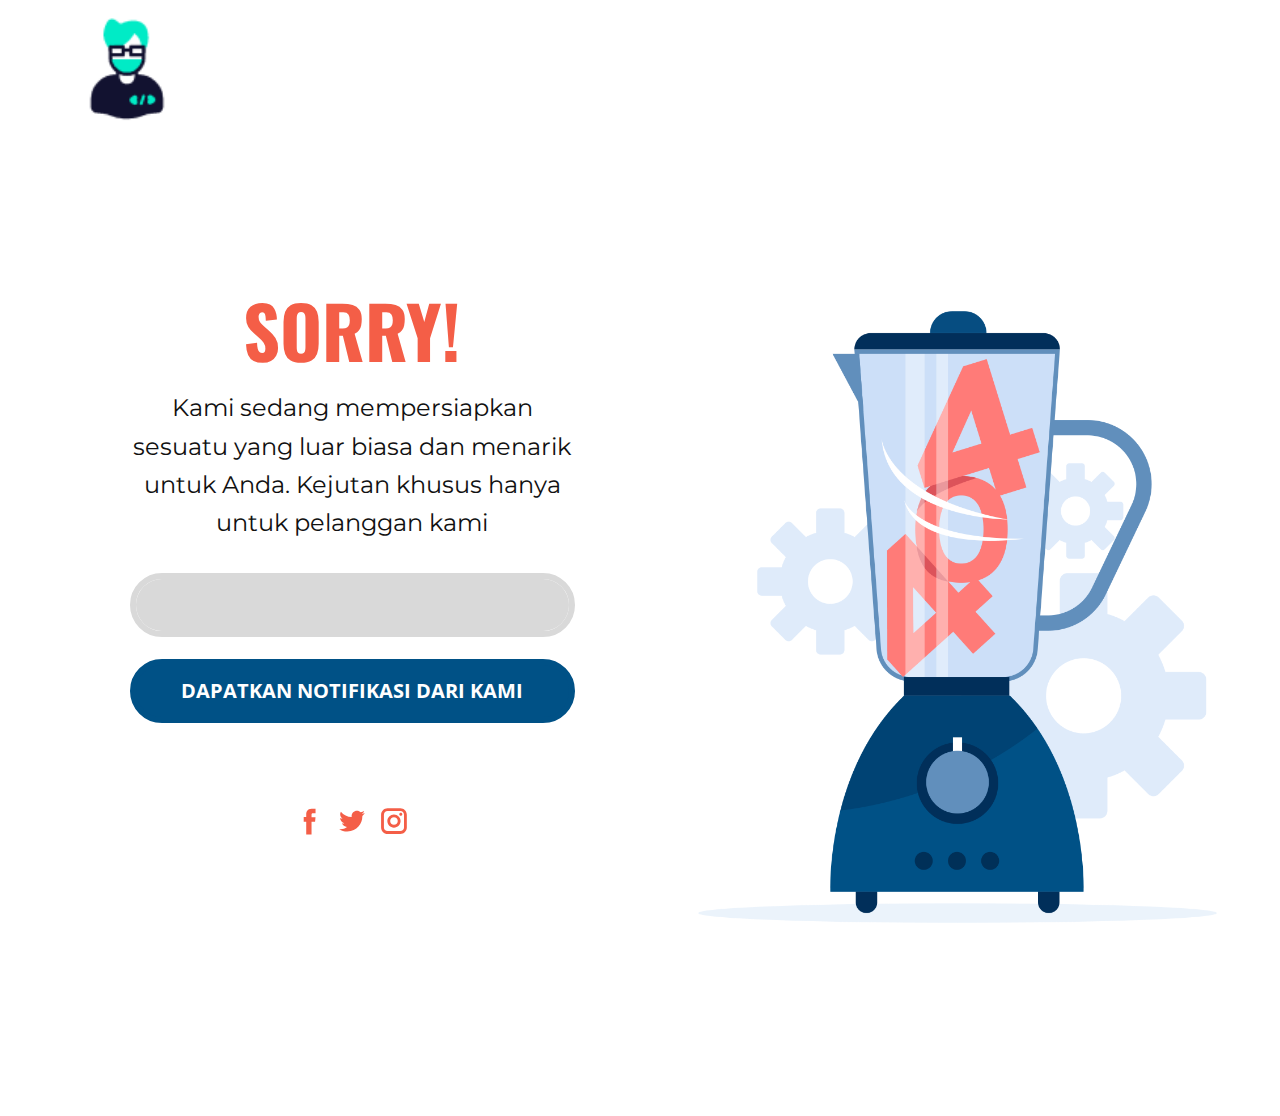
<file: index.html>
<!DOCTYPE html>
<html style="font-size: 16px;" lang="en"><head>
    <meta name="viewport" content="width=device-width, initial-scale=1.0">
    <meta charset="utf-8">
    <meta name="keywords" content="Sorry!">
    <meta name="description" content="">
    <title>Home 1</title>
    <link rel="stylesheet" href="nicepage.css" media="screen">
    <link rel="stylesheet" href="Home-1.css" media="screen">
    <script class="u-script" type="text/javascript" src="jquery-1.9.1.min.js" defer=""></script>
    <script class="u-script" type="text/javascript" src="nicepage.js" defer=""></script>
    <meta name="generator" content="Nicepage 6.3.0, nicepage.com">
    <meta name="referrer" content="origin">
    <link id="u-theme-google-font" rel="stylesheet" href="https://fonts.googleapis.com/css?family=Roboto:100,100i,300,300i,400,400i,500,500i,700,700i,900,900i|Open+Sans:300,300i,400,400i,500,500i,600,600i,700,700i,800,800i">
    <link id="u-page-google-font" rel="stylesheet" href="https://fonts.googleapis.com/css?family=Oswald:200,300,400,500,600,700|Montserrat:100,100i,200,200i,300,300i,400,400i,500,500i,600,600i,700,700i,800,800i,900,900i">
    
    
    
    <script type="application/ld+json">{
		"@context": "http://schema.org",
		"@type": "Organization",
		"name": "",
		"url": "/",
		"logo": "images/iconswebsite.png"
}</script>
    <meta name="theme-color" content="#005186">
    <meta property="og:title" content="Home 1">
    <meta property="og:type" content="website">
    <link rel="canonical" href="/">
  <meta data-intl-tel-input-cdn-path="intlTelInput/"></head>
  <body data-home-page="https://website6146189.nicepage.io/Home-1.html?version=99bf976e-f43a-622c-b161-5bc9a6a56472" data-home-page-title="Home 1" data-path-to-root="./" data-include-products="true" class="u-body u-xl-mode" data-lang="en"><header class="u-clearfix u-header u-header" id="sec-42a5"><div class="u-clearfix u-sheet u-sheet-1">
        <a href="https://nicepage.com" class="u-image u-logo u-image-1" data-image-width="91" data-image-height="91">
          <img src="images/iconswebsite.png" class="u-logo-image u-logo-image-1">
        </a>
      </div></header> 
    <section class="u-clearfix u-valign-middle u-section-1" id="sec-bfea">
      <div class="data-layout-selected u-clearfix u-layout-wrap u-layout-wrap-1">
        <div class="u-gutter-0 u-layout">
          <div class="u-layout-row">
            <div class="u-size-28">
              <div class="u-layout-row">
                <div class="u-align-center u-container-style u-layout-cell u-left-cell u-size-60 u-white u-layout-cell-1">
                  <div class="u-container-layout u-container-layout-1">
                    <h1 class="u-custom-font u-font-oswald u-text u-text-palette-3-base u-text-1">Sorry!</h1>
                    <p class="u-custom-font u-font-montserrat u-text u-text-2">Kami sedang mempersiapkan sesuatu yang luar biasa dan menarik untuk Anda. Kejutan khusus hanya untuk pelanggan kami </p>
                    <div class="u-expanded-width u-form u-form-1">
                      <form action="https://forms.nicepagesrv.com/v2/form/process" class="u-clearfix u-form-spacing-21 u-form-vertical u-inner-form" style="padding: 0px;" source="email" name="form">
                        <div class="u-form-email u-form-group u-form-group-1">
                          <label for="email-cd2c" class="u-form-control-hidden u-label">Email</label>
                          <input type="email" placeholder="" id="email-cd2c" name="email" class="u-border-6 u-border-grey-15 u-grey-15 u-input u-input-rectangle u-radius-50 u-input-1" required="">
                        </div>
                        <div class="u-align-left u-form-group u-form-submit u-form-group-2">
                          <a href="#" class="u-active-palette-2-base u-border-6 u-border-active-palette-2-base u-border-hover-palette-2-base u-border-palette-1-base u-btn u-btn-round u-btn-submit u-button-style u-hover-palette-2-base u-palette-1-base u-radius-50 u-btn-1"> DAPATKAN nOTIFIKASI DARI KAMI</a>
                          <input type="submit" value="submit" class="u-form-control-hidden">
                        </div>
                        <div class="u-form-send-message u-form-send-success"> Thank you! Your message has been sent. </div>
                        <div class="u-form-send-error u-form-send-message"> Unable to send your message. Please fix errors then try again. </div>
                        <input type="hidden" value="" name="recaptchaResponse">
                        <input type="hidden" name="formServices" value="8a62792a-d5af-832e-d059-367bf11c8399">
                      </form>
                    </div>
                    <div class="u-align-center u-social-icons u-spacing-10 u-social-icons-1">
                      <a class="u-social-url" target="_blank" href="https://web.facebook.com/eka.nastiar/" title="Facebook"><span class="u-icon u-icon-circle u-social-facebook u-social-icon u-text-palette-3-base u-icon-1"><svg class="u-svg-link" preserveAspectRatio="xMidYMin slice" viewBox="0 0 112 112" style=""><use xlink:href="#svg-cda9"></use></svg><svg class="u-svg-content" viewBox="0 0 112 112" x="0px" y="0px" id="svg-cda9"><path d="M75.5,28.8H65.4c-1.5,0-4,0.9-4,4.3v9.4h13.9l-1.5,15.8H61.4v45.1H42.8V58.3h-8.8V42.4h8.8V32.2 c0-7.4,3.4-18.8,18.8-18.8h13.8v15.4H75.5z"></path></svg></span>
                      </a>
                      <a class="u-social-url" target="_blank" href="https://twitter.com/eka_nastiar" title="Twiter"><span class="u-icon u-icon-circle u-social-icon u-social-twitter u-text-palette-3-base u-icon-2"><svg class="u-svg-link" preserveAspectRatio="xMidYMin slice" viewBox="0 0 112 112" style=""><use xlink:href="#svg-af41"></use></svg><svg class="u-svg-content" viewBox="0 0 112 112" x="0px" y="0px" id="svg-af41"><path d="M92.2,38.2c0,0.8,0,1.6,0,2.3c0,24.3-18.6,52.4-52.6,52.4c-10.6,0.1-20.2-2.9-28.5-8.2 c1.4,0.2,2.9,0.2,4.4,0.2c8.7,0,16.7-2.9,23-7.9c-8.1-0.2-14.9-5.5-17.3-12.8c1.1,0.2,2.4,0.2,3.4,0.2c1.6,0,3.3-0.2,4.8-0.7 c-8.4-1.6-14.9-9.2-14.9-18c0-0.2,0-0.2,0-0.2c2.5,1.4,5.4,2.2,8.4,2.3c-5-3.3-8.3-8.9-8.3-15.4c0-3.4,1-6.5,2.5-9.2 c9.1,11.1,22.7,18.5,38,19.2c-0.2-1.4-0.4-2.8-0.4-4.3c0.1-10,8.3-18.2,18.5-18.2c5.4,0,10.1,2.2,13.5,5.7c4.3-0.8,8.1-2.3,11.7-4.5 c-1.4,4.3-4.3,7.9-8.1,10.1c3.7-0.4,7.3-1.4,10.6-2.9C98.9,32.3,95.7,35.5,92.2,38.2z"></path></svg></span>
                      </a>
                      <a class="u-social-url" target="_blank" href="https://www.instagram.com/eka__nastiar/" title="Instagram"><span class="u-icon u-icon-circle u-social-icon u-social-instagram u-text-palette-3-base u-icon-3"><svg class="u-svg-link" preserveAspectRatio="xMidYMin slice" viewBox="0 0 112 112" style=""><use xlink:href="#svg-156b"></use></svg><svg class="u-svg-content" viewBox="0 0 112 112" x="0px" y="0px" id="svg-156b"><path d="M55.9,32.9c-12.8,0-23.2,10.4-23.2,23.2s10.4,23.2,23.2,23.2s23.2-10.4,23.2-23.2S68.7,32.9,55.9,32.9z M55.9,69.4c-7.4,0-13.3-6-13.3-13.3c-0.1-7.4,6-13.3,13.3-13.3s13.3,6,13.3,13.3C69.3,63.5,63.3,69.4,55.9,69.4z"></path><path d="M79.7,26.8c-3,0-5.4,2.5-5.4,5.4s2.5,5.4,5.4,5.4c3,0,5.4-2.5,5.4-5.4S82.7,26.8,79.7,26.8z"></path><path d="M78.2,11H33.5C21,11,10.8,21.3,10.8,33.7v44.7c0,12.6,10.2,22.8,22.7,22.8h44.7c12.6,0,22.7-10.2,22.7-22.7 V33.7C100.8,21.1,90.6,11,78.2,11z M91,78.4c0,7.1-5.8,12.8-12.8,12.8H33.5c-7.1,0-12.8-5.8-12.8-12.8V33.7 c0-7.1,5.8-12.8,12.8-12.8h44.7c7.1,0,12.8,5.8,12.8,12.8V78.4z"></path></svg></span>
                      </a>
                    </div>
                  </div>
                </div>
              </div>
            </div>
            <div class="u-size-32">
              <div class="u-layout-col">
                <div class="u-align-center u-container-style u-layout-cell u-right-cell u-size-60 u-layout-cell-2">
                  <div class="u-container-layout u-valign-middle u-container-layout-2">
                    <img class="u-expanded-width u-image u-image-contain u-image-1" src="images/j.png" data-image-width="1032" data-image-height="1217">
                  </div>
                </div>
              </div>
            </div>
          </div>
        </div>
      </div>
    </section>
  
</body></html>
</file>
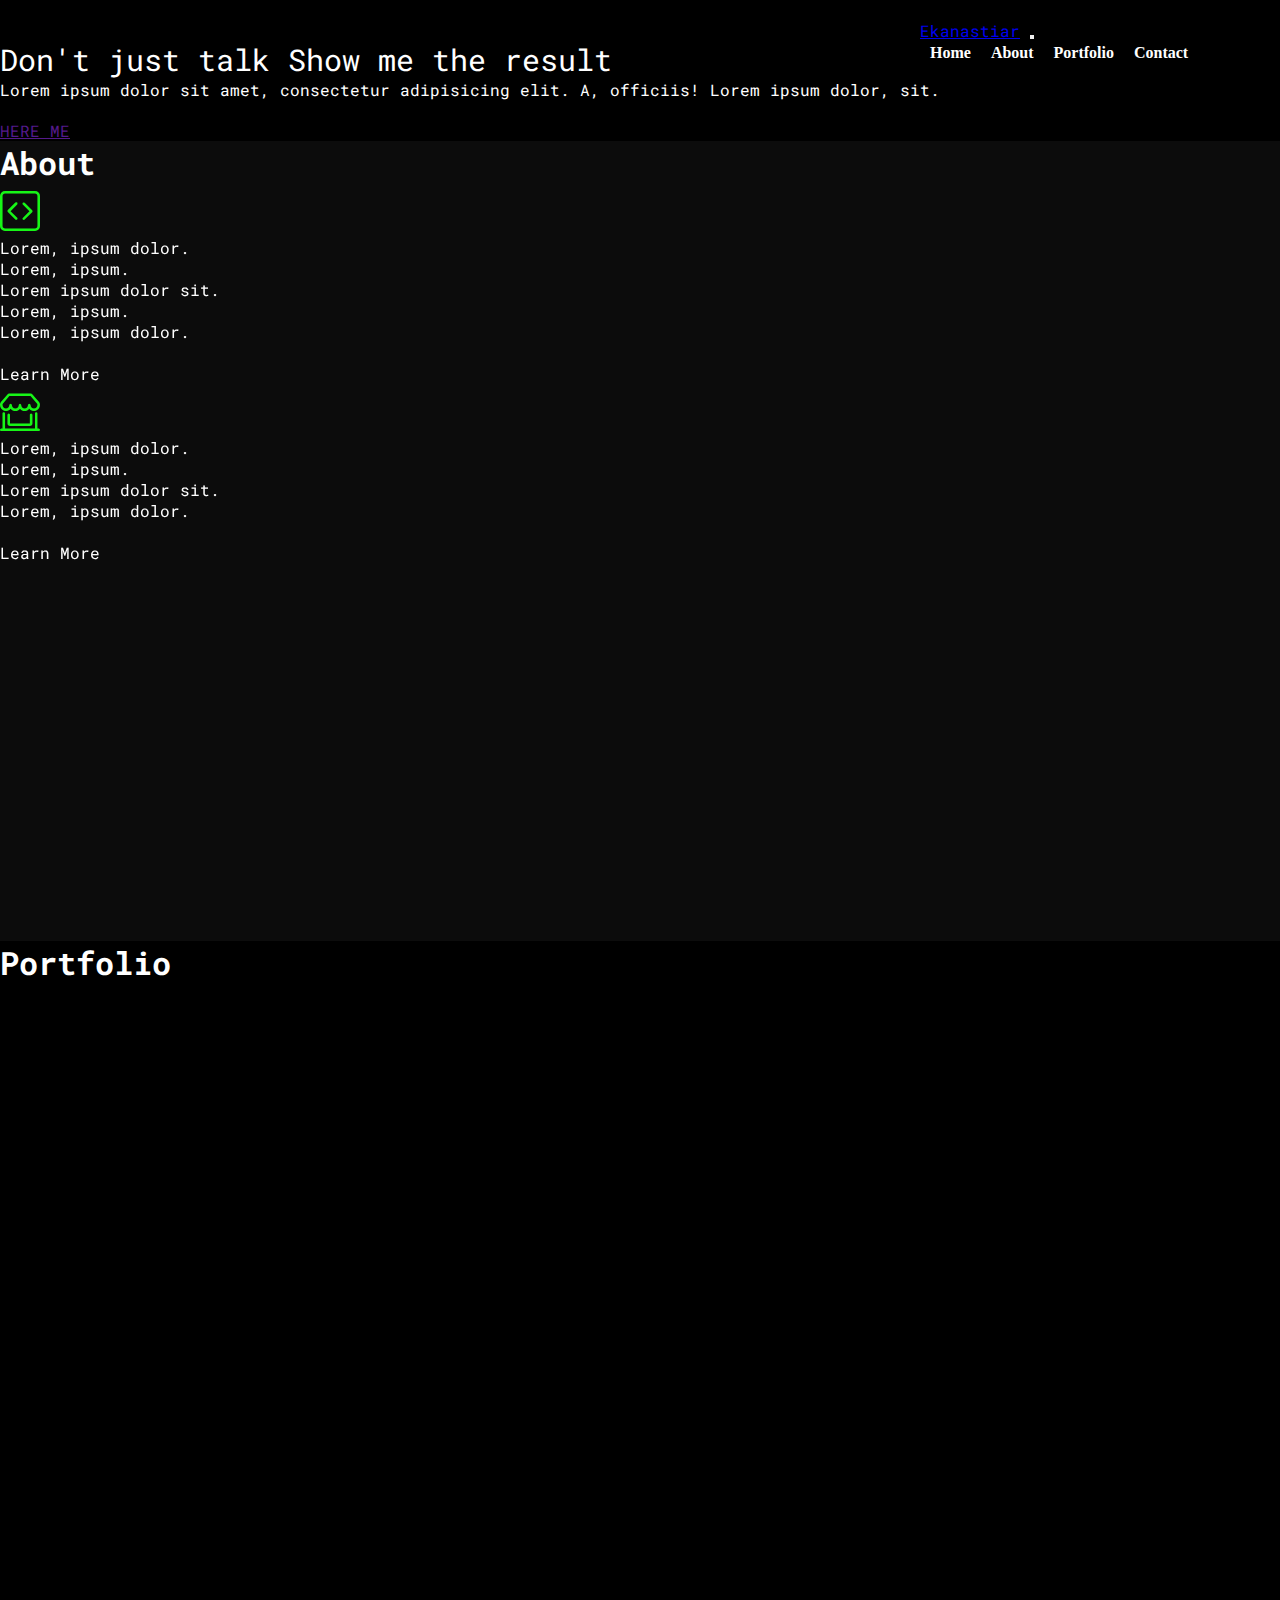
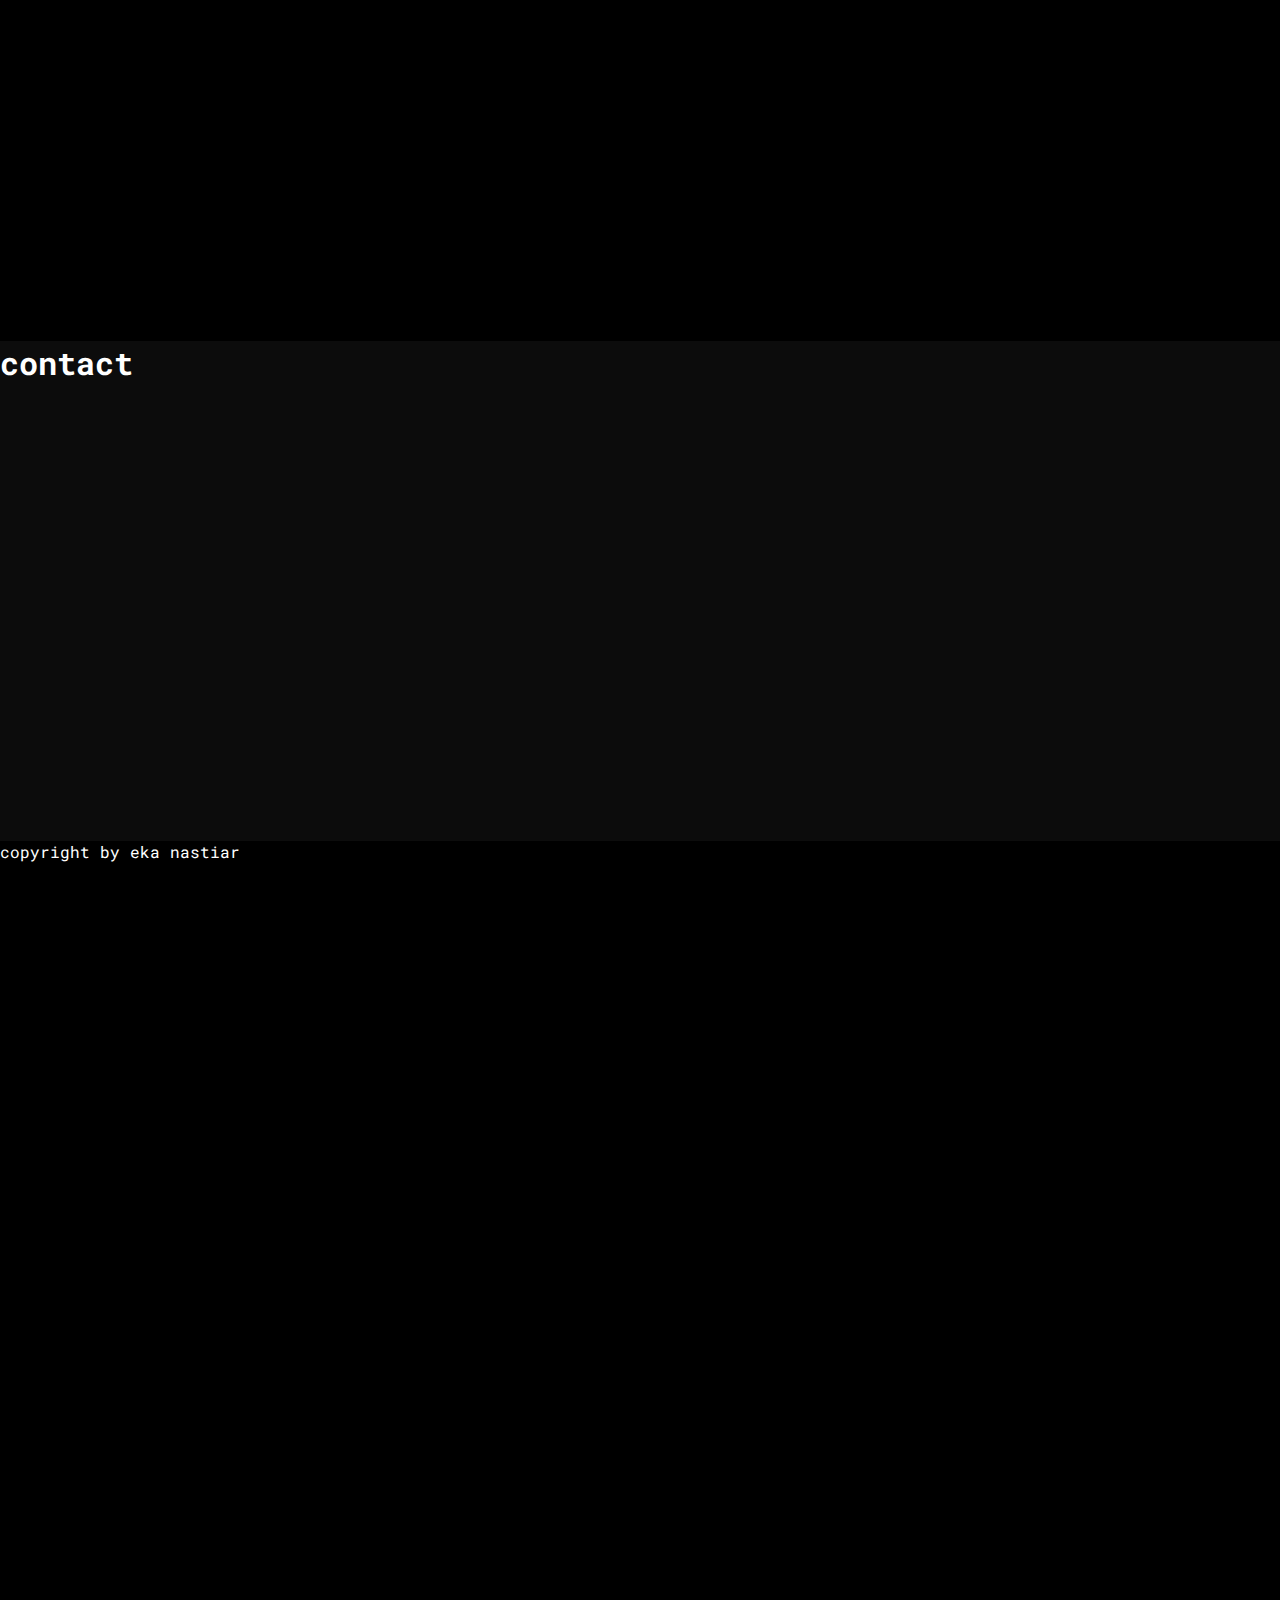
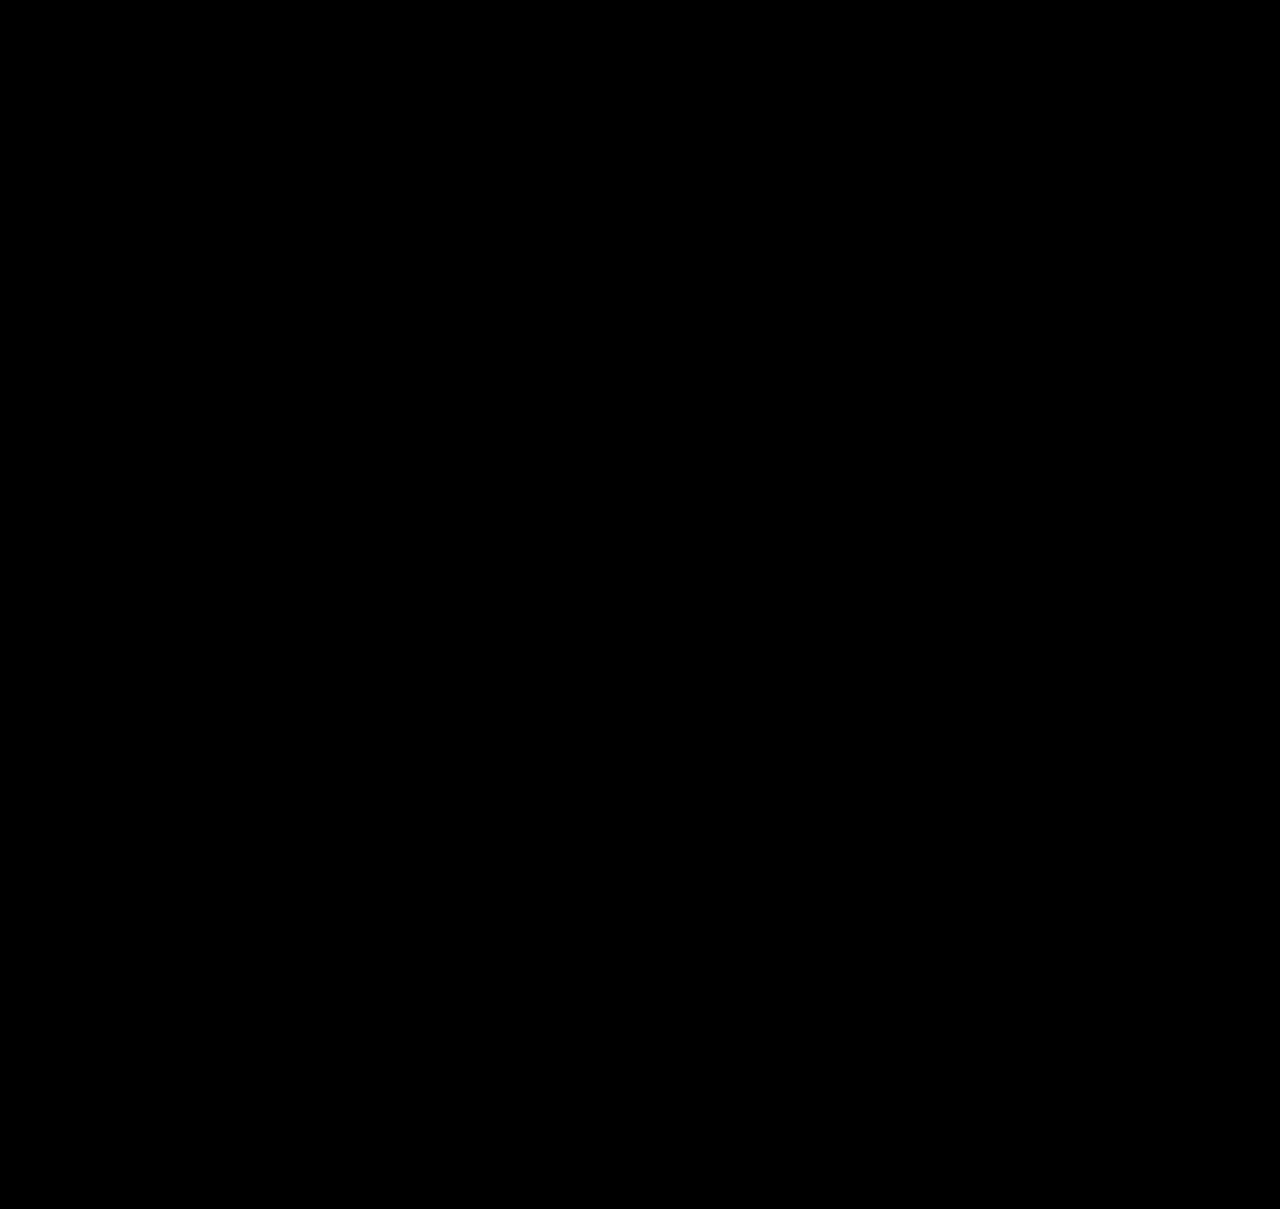
<file: Portfolio.html>
<!doctype html>
<html lang="en">

<head>
    <!-- Required meta tags -->
    <meta charset="utf-8">
    <meta name="viewport" content="width=device-width, initial-scale=1">

    <!-- link font -->
    <link rel="preconnect" href="https://fonts.googleapis.com">
    <link rel="preconnect" href="https://fonts.gstatic.com" crossorigin>
    <link href="https://fonts.googleapis.com/css2?family=Bahianita&family=Barlow+Condensed:wght@300&family=Roboto+Mono&display=swap" rel="stylesheet">

    <!-- bootstrap icons -->
    <link rel="stylesheet" href="https://cdn.jsdelivr.net/npm/bootstrap-icons@1.9.1/font/bootstrap-icons.css">

    <!-- animation -->
    <link rel="stylesheet" href="https://unpkg.com/aos@next/dist/aos.css" />















    <!-- my sytle css -->
    <link rel="stylesheet" href="style.css">

    <!-- Bootstrap CSS -->
    <link href="https://cdn.jsdelivr.net/npm/bootstrap@5.0.2/dist/css/bootstrap.min.css" rel="stylesheet" integrity="sha384-EVSTQN3/azprG1Anm3QDgpJLIm9Nao0Yz1ztcQTwFspd3yD65VohhpuuCOmLASjC" crossorigin="anonymous">

    <title>My website</title>
</head>

<body style="background-color: black;">

    <!-- navbar -->
    <nav class="navbar navbar-expand-lg navbar-dark">
        <div class="container">
            <a class="navbar-brand ms-5" href="#">Ekanastiar</a>
            <button class="navbar-toggler" type="button" data-bs-toggle="collapse" data-bs-target="#navbarNav" aria-controls="navbarNav" aria-expanded="false" aria-label="Toggle navigation">
                <span class="navbar-toggler-icon"></span>
            </button>
            <div class="collapse navbar-collapse" id="navbarNav">
                <ul class="navbar-nav ms-auto">
                    <li class="nav-item">
                        <a class="nav-link active" aria-current="page" href="#">Home</a>
                    </li>
                    <li class="nav-item">
                        <a class="nav-link" href="#about">About</a>
                    </li>
                    <li class="nav-item">
                        <a class="nav-link" href="#portfolio">Portfolio</a>
                    </li>
                    <li class="nav-item">
                        <a class="nav-link" href="#contact">Contact</a>
                    </li>
                </ul>
            </div>
        </div>
    </nav>
    <!-- end navabar -->

    <!-- isi jumbotron -->
    <section id="jumbotron">
        <div class="conrainer mt-4">
            <div class="container">
                <div class="row">
                    <div class="col-1 offset-1 mt-3 mb-5">
                        <div class="frontend">
                            <p class="p1"> Front - end</p>
                        </div>
                    </div>
                </div>
            </div>
        </div>
        <div class="container">
            <div class="row">
                <div class="col-1 offset-1">
                    <div class="paragraf">
                        <p class="p2">
                            Don't just talk Show me the result
                        </p>
                    </div>
                </div>
            </div>
        </div>
        <div class="container">
            <div class="row">
                <div class="col-1 offset-1">
                    <div class="katakecil">
                        <p>Lorem ipsum dolor sit amet, consectetur adipisicing elit. A, officiis! Lorem ipsum dolor, sit.</p>
                    </div>
                </div>
            </div>
        </div>
        <div class="container">
            <div class="row">
                <div class="col-1 offset-1">
                    <p class="p3">
                        <a href="">HERE ME</a>
                    </p>
                </div>
            </div>
        </div>
    </section>
    <!-- end jumbotron -->

    <!-- about -->
    <section id="about">
        <div class="container">
            <div class="row">
                <div class="col mb-5 pb-5">
                    <h1>About</h1>
                </div>
            </div>
            <div class="row justify-content-evenly mb-5 pb-5">
                <div class="col-8 col-md-3 mb-2">
                    <div class="contoh" data-aos="fade-up" data-aos-anchor-placement="top-center">
                        <div class="coding text-center">
                            <p style="color: rgba(23, 250, 23, 0.979);;"><i class="bi bi-code-square" style="font-size: 40px;"></i></p>
                            <p>Lorem, ipsum dolor.</p>
                            <p>Lorem, ipsum.</p>
                            <p>Lorem ipsum dolor sit.</p>
                            <p>Lorem, ipsum.</p>
                            <p>Lorem, ipsum dolor.</p>
                            <br>
                            <p><a href="#" style="color:white; text-decoration:none;">Learn More</a></p>
                        </div>
                    </div>
                </div>
                <div class="col-8 col-md-3 mb-2">
                    <div class="contoh" data-aos="fade-up" data-aos-anchor-placement="top-center">
                        <div class="digitalmarketing text-center">
                            <p style="color: rgba(23, 250, 23, 0.979);;"><i class="bi bi-shop-window" style="font-size: 40px;"></i></p>
                            <p>Lorem, ipsum dolor.</p>
                            <p>Lorem, ipsum.</p>
                            <p>Lorem ipsum dolor sit.</p>
                            <p>Lorem, ipsum dolor.</p>
                            <br>
                            <p><a href="#" style="color:white;text-decoration:none;">Learn More</a></p>
                        </div>
                    </div>
                </div>
                <div class="col-8 col-md-3 mb-2">
                    <div class="contoh" data-aos="fade-up" data-aos-anchor-placement="top-center">
                        <div class="uiux text-center">
                            <p style="color: rgba(23, 250, 23, 0.979);;"><i class="bi bi-palette" style="font-size: 40px;"></i></p>
                            <p>Lorem, ipsum dolor.</p>
                            <p>Lorem, ipsum dolor.</p>
                            <p>Lorem, ipsum.</p>
                            <p>Lorem ipsum dolor sit amet.</p>
                            <br>
                            <p><a href="#" style="color:white; text-decoration:none;">Learn More</a></p>
                        </div>
                    </div>
                </div>
            </div>
        </div>
    </section>
    <!-- end about -->

    <!-- portfolio -->
    <section id="portfolio">
        <div class="container mb-5">
            <div class="row">
                <div class="col mb-5">
                    <h1>Portfolio</h1>
                </div>
            </div>
            <div class="row justify-content-center">
                <div class="col-6 col-md-3 mb-3">
                    <div class="card" data-aos="fade-right">
                        <img src="bg2.jpg" class="card-img-top" alt="...">
                        <div class="card-body">
                            <p class="card-text">Some quick example text to build on the card title and make up the bulk of the card's content.</p>
                        </div>
                    </div>
                </div>

                <div class="col-6 col-md-3">
                    <div class="card" data-aos="fade-down">
                        <img src="bg2.jpg" class="card-img-top" alt="...">
                        <div class="card-body">
                            <p class="card-text">Some quick example text to build on the card title and make up the bulk of the card's content.</p>
                        </div>
                    </div>
                </div>

                <div class="col-6 col-md-3 mb-3">
                    <div class="card" data-aos="fade-down">
                        <img src="bg2.jpg" class="card-img-top" alt="...">
                        <div class="card-body">
                            <p class="card-text">Some quick example text to build on the card title and make up the bulk of the card's content.</p>
                        </div>
                    </div>
                </div>
                <div class="col-6 col-md-3">
                    <div class="card" data-aos="fade-left">
                        <img src="bg2.jpg" class="card-img-top" alt="...">
                        <div class="card-body">
                            <p class="card-text">Some quick example text to build on the card title and make up the bulk of the card's content.</p>
                        </div>
                    </div>
                </div>
                <div class="col-6 col-md-3">
                    <div class="card" data-aos="fade-up" data-aos-anchor-placement="top-bottom">
                        <img src="bg2.jpg" class="card-img-top" alt="...">
                        <div class="card-body">
                            <p class="card-text">Some quick example text to build on the card title and make up the bulk of the card's content.</p>
                        </div>
                    </div>
                </div>
                <div class="col-6 col-md-3 mb-3">
                    <div class="card" data-aos="fade-up" data-aos-anchor-placement="top-bottom">
                        <img src="bg2.jpg" class="card-img-top" alt="...">
                        <div class="card-body">
                            <p class="card-text">Some quick example text to build on the card title and make up the bulk of the card's content.</p>
                        </div>
                    </div>
                </div>
                <div class="col-6 col-md-3 mb-5">
                    <div class="card" data-aos="fade-up" data-aos-anchor-placement="top-bottom">
                        <img src="bg2.jpg" class="card-img-top" alt="...">
                        <div class="card-body">
                            <p class="card-text">Some quick example text to build on the card title and make up the bulk of the card's content.</p>
                        </div>
                    </div>
                </div>
            </div>
    </section>
    <!-- end portfolio -->

    <!-- contact -->
    <section id="contact">
        <div class="container">
            <div class="row">
                <div class="col mb-5">
                    <h1>contact</h1>
                </div>
            </div>
            <div class="row justify-content-center" data-aos="fade-right">
                <div class="col-8 col-md-5 mb-5">
                    <form>
                        <div class="mb-3">
                            <label for="email" class="form-label">Email</label>
                            <input type="email" class="form-control" id="email" aria-describedby="email">
                        </div>
                        <div class="mb-3">
                            <label for="name" class="form-label">name</label>
                            <input type="name" class="form-control" id="name">
                        </div>
                        <button type="button" class="btn btn-outline-secondary">Sumbit</button>
                    </form>
                </div>
                <div class="row mt-5 justify-content-start" data-aos="fade-up" data-aos-anchor-placement="bottom-bottom">
                    <div class="col-1 ms-1">
                        <p><a href="#"><i class="bi bi-github" style="color: rgba(23, 250, 23, 0.979); font-size:25px;"></i></a></p>
                    </div>
                    <div class="col-1 ms-1">
                        <p><a href="#"><i class="bi bi-instagram" style="color:  rgba(23, 250, 23, 0.979); font-size:25px;"></i></a></p>
                    </div>
                    <div class="col-1 ms-1">
                        <p><a href="#"><i class="bi bi-pinterest" style="color: rgba(23, 250, 23, 0.979); font-size:25px;"></i></a></p>
                    </div>
                </div>
            </div>
    </section>
    <!-- end contact -->

    <!-- footer -->
    <footer>
        <p class="text-center">
            copyright by eka nastiar
        </p>
    </footer>
    <!-- end footer -->

    <!-- animatiaon -->
    <script src="https://unpkg.com/aos@next/dist/aos.js"></script>
    <script>
        AOS.init();
    </script>
    <!-- Option 1: Bootstrap Bundle with Popper -->
    <script src="https://cdn.jsdelivr.net/npm/bootstrap@5.0.2/dist/js/bootstrap.bundle.min.js" integrity="sha384-MrcW6ZMFYlzcLA8Nl+NtUVF0sA7MsXsP1UyJoMp4YLEuNSfAP+JcXn/tWtIaxVXM" crossorigin="anonymous"></script>
</body>

</html>
</file>
